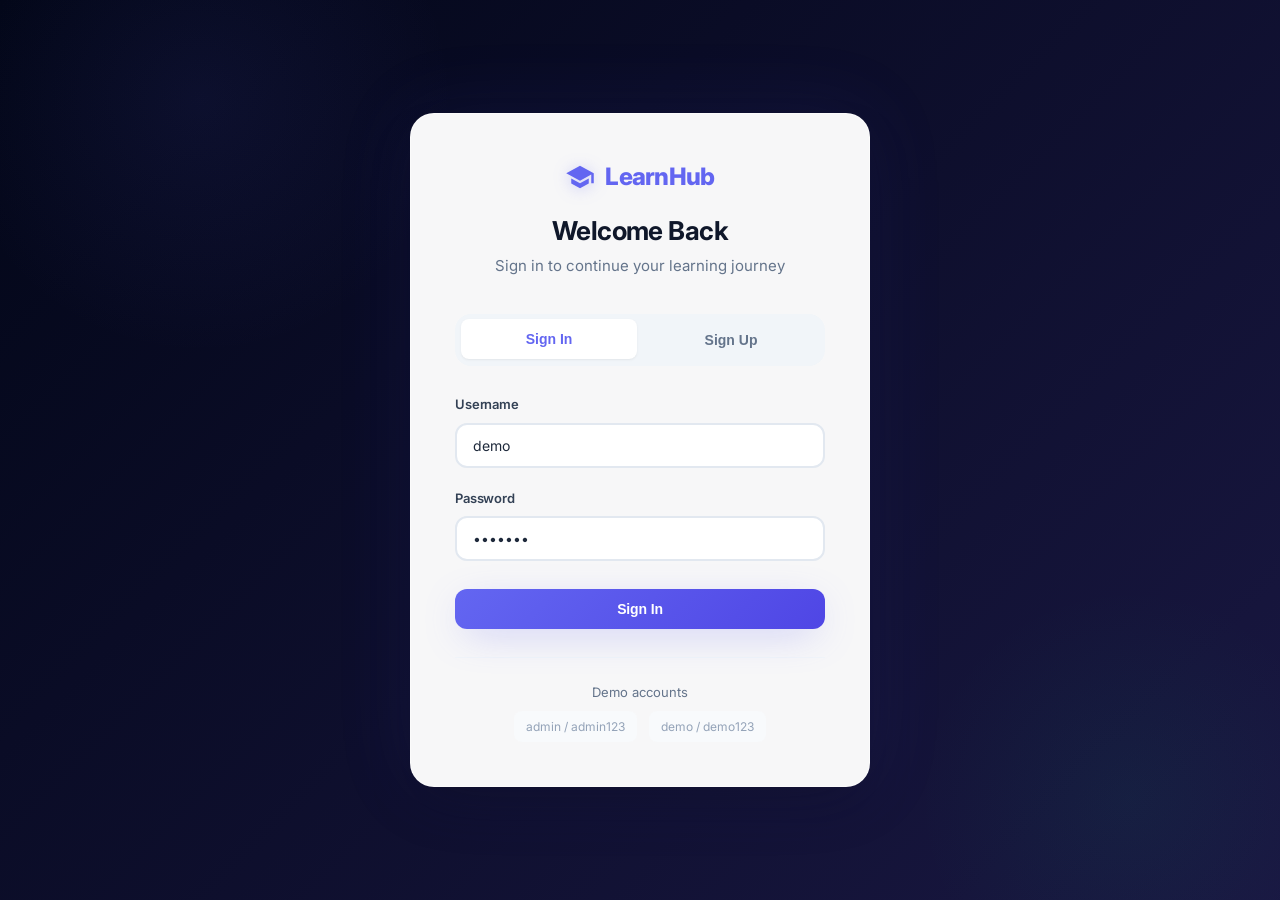
<file: target/classes/static/login.html>
<!DOCTYPE html>
<html lang="en">
<head>
    <meta charset="UTF-8">
    <meta name="viewport" content="width=device-width, initial-scale=1.0">
    <title>Sign In - LearnHub</title>
    <link rel="preconnect" href="https://fonts.googleapis.com">
    <link href="https://fonts.googleapis.com/css2?family=Inter:wght@400;500;600;700;800;900&display=swap" rel="stylesheet">
    <link rel="stylesheet" href="css/style.css">
</head>
<body>
    <div class="auth-page">
        <div class="auth-card">
            <div class="auth-card-header">
                <div class="nav-brand" style="justify-content: center; margin-bottom: 1.25rem; font-size: 1.5rem;">
                    <svg viewBox="0 0 24 24" fill="currentColor"><path d="M12 3L1 9l11 6 9-4.91V17h2V9L12 3z"/><path d="M5 13.18v4L12 21l7-3.82v-4L12 17l-7-3.82z"/></svg>
                    LearnHub
                </div>
                <h1>Welcome Back</h1>
                <p>Sign in to continue your learning journey</p>
            </div>

            <div class="auth-tabs">
                <button class="auth-tab active" onclick="switchTab('login')">Sign In</button>
                <button class="auth-tab" onclick="switchTab('register')">Sign Up</button>
            </div>

            <!-- Login Form -->
            <form class="auth-form active" id="login-form" onsubmit="handleLogin(event)">
                <div class="form-group">
                    <label class="form-label">Username</label>
                    <input type="text" class="form-input" id="login-username" placeholder="Enter username" required>
                </div>
                <div class="form-group">
                    <label class="form-label">Password</label>
                    <input type="password" class="form-input" id="login-password" placeholder="Enter password" required>
                </div>
                <button type="submit" class="btn btn-primary w-full" style="margin-top: 0.5rem;">Sign In</button>
                <div style="text-align: center; margin-top: 1.75rem; padding-top: 1.5rem; border-top: 1px solid var(--gray-100);">
                    <p style="font-size: 0.8125rem; color: var(--gray-500); margin-bottom: 0.5rem;">Demo accounts</p>
                    <div style="display: flex; gap: 0.75rem; justify-content: center;">
                        <span style="font-size: 0.75rem; color: var(--gray-400); background: var(--gray-50); padding: 0.375rem 0.75rem; border-radius: var(--radius-sm);">admin / admin123</span>
                        <span style="font-size: 0.75rem; color: var(--gray-400); background: var(--gray-50); padding: 0.375rem 0.75rem; border-radius: var(--radius-sm);">demo / demo123</span>
                    </div>
                </div>
            </form>

            <!-- Register Form -->
            <form class="auth-form" id="register-form" onsubmit="handleRegister(event)">
                <div class="form-group">
                    <label class="form-label">Full Name</label>
                    <input type="text" class="form-input" id="reg-fullname" placeholder="Enter your full name" required>
                </div>
                <div class="form-group">
                    <label class="form-label">Username</label>
                    <input type="text" class="form-input" id="reg-username" placeholder="Choose a username" required>
                </div>
                <div class="form-group">
                    <label class="form-label">Email</label>
                    <input type="email" class="form-input" id="reg-email" placeholder="Enter your email" required>
                </div>
                <div class="form-group">
                    <label class="form-label">Password</label>
                    <input type="password" class="form-input" id="reg-password" placeholder="Create a password" required>
                </div>
                <div class="form-group">
                    <label class="form-label">Role</label>
                    <select class="form-input" id="reg-role" required>
                        <option value="USER">Student</option>
                        <option value="ADMIN">Admin</option>
                    </select>
                </div>
                <button type="submit" class="btn btn-primary w-full" style="margin-top: 0.5rem;">Create Account</button>
            </form>
        </div>
    </div>

    <script src="js/utils.js"></script>
    <script src="js/auth.js"></script>
    <script>
        function switchTab(tab) {
            document.querySelectorAll('.auth-tab').forEach(t => t.classList.remove('active'));
            document.querySelectorAll('.auth-form').forEach(f => f.classList.remove('active'));

            if (tab === 'login') {
                document.querySelectorAll('.auth-tab')[0].classList.add('active');
                document.getElementById('login-form').classList.add('active');
            } else {
                document.querySelectorAll('.auth-tab')[1].classList.add('active');
                document.getElementById('register-form').classList.add('active');
            }
        }

        document.getElementById('login-username').value = 'demo';
        document.getElementById('login-password').value = 'demo123';
    </script>
</body>
</html>
</file>
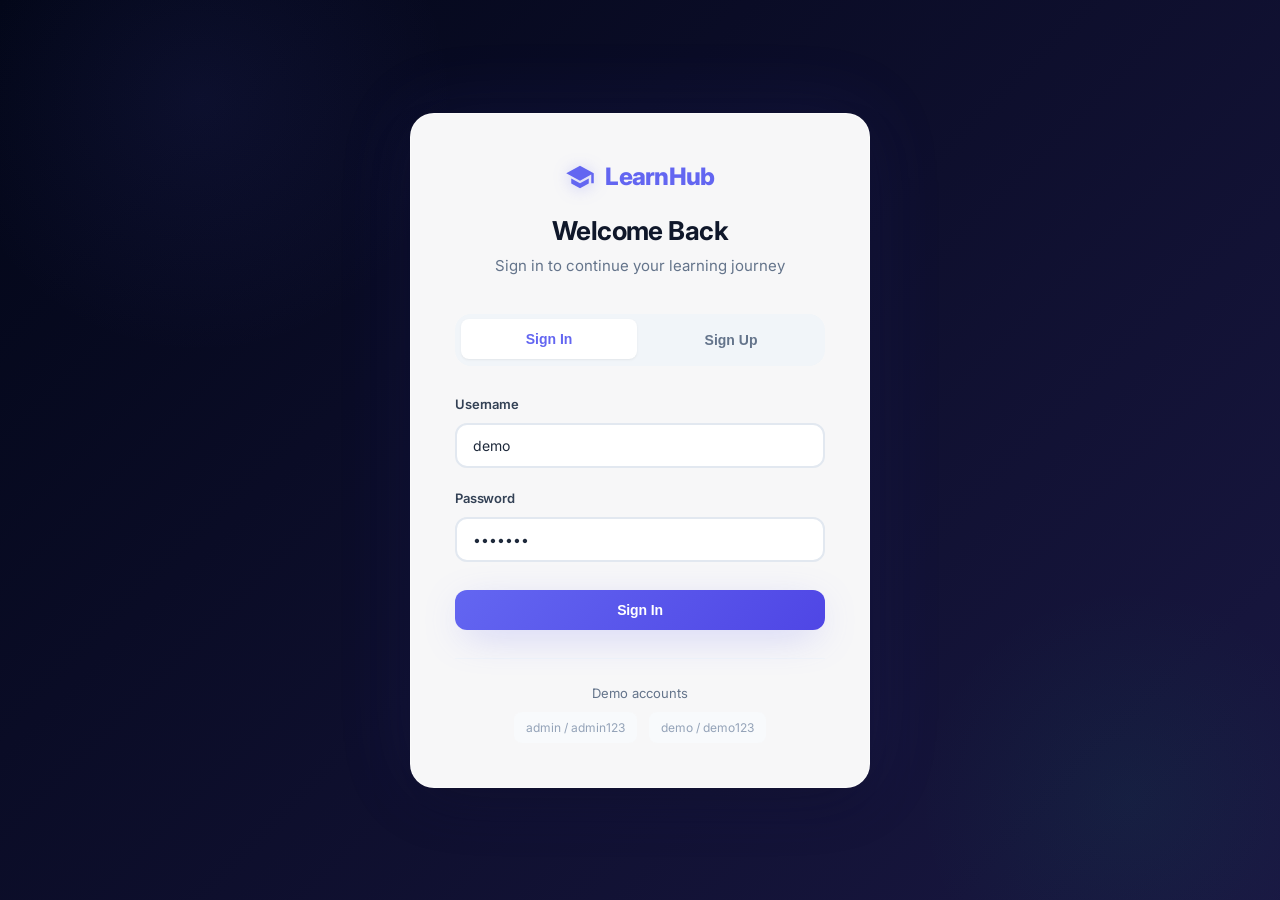
<file: target/classes/static/my-courses.html>
<!DOCTYPE html>
<html lang="en">
<head>
    <meta charset="UTF-8">
    <meta name="viewport" content="width=device-width, initial-scale=1.0">
    <title>My Courses - LearnHub</title>
    <link rel="preconnect" href="https://fonts.googleapis.com">
    <link href="https://fonts.googleapis.com/css2?family=Inter:wght@400;500;600;700;800;900&display=swap" rel="stylesheet">
    <link rel="stylesheet" href="css/style.css">
</head>
<body class="page-transition">
    <nav class="navbar" id="navbar">
        <div class="nav-container">
            <a href="index.html" class="nav-brand">
                <svg viewBox="0 0 24 24" fill="currentColor"><path d="M12 3L1 9l11 6 9-4.91V17h2V9L12 3z"/><path d="M5 13.18v4L12 21l7-3.82v-4L12 17l-7-3.82z"/></svg>
                LearnHub
            </a>
            <div class="nav-links">
                <a href="index.html" class="nav-link">Home</a>
                <a href="courses.html" class="nav-link">Courses</a>
                <a href="my-courses.html" class="nav-link active">My Courses</a>
            </div>
            <div class="nav-auth" id="nav-auth"></div>
            <button class="mobile-menu-btn" onclick="toggleMobileMenu()">
                <svg width="24" height="24" viewBox="0 0 24 24" fill="none" stroke="currentColor" stroke-width="2"><line x1="3" y1="12" x2="21" y2="12"/><line x1="3" y1="6" x2="21" y2="6"/><line x1="3" y1="18" x2="21" y2="18"/></svg>
            </button>
        </div>
    </nav>

    <div class="dashboard-header">
        <div style="max-width: 1280px; margin: 0 auto;">
            <h1>My Learning Dashboard</h1>
            <p>Track your progress and continue your learning journey</p>
        </div>
    </div>

    <div class="dashboard-grid">
        <div class="dashboard-sidebar">
            <div class="dashboard-sidebar-card animate-fade-in-up">
                <h3>Learning Stats</h3>
                <div id="learning-stats">
                    <div class="stat-row">
                        <span>Enrolled Courses</span>
                        <span class="font-bold" id="stat-enrolled">0</span>
                    </div>
                    <div class="stat-row">
                        <span>Completed</span>
                        <span class="font-bold text-secondary" id="stat-completed">0</span>
                    </div>
                    <div class="stat-row">
                        <span>In Progress</span>
                        <span class="font-bold text-primary" id="stat-inprogress">0</span>
                    </div>
                    <div class="stat-row">
                        <span>Total Lessons</span>
                        <span class="font-bold" id="stat-lessons">0</span>
                    </div>
                    <div class="stat-row">
                        <span>Overall Progress</span>
                        <span class="font-bold text-primary" id="stat-overall">0%</span>
                    </div>
                </div>
            </div>
            <a href="courses.html" class="btn btn-primary w-full animate-fade-in-up stagger-2">Browse More Courses</a>
        </div>

        <div>
            <div style="display: flex; gap: 0.625rem; margin-bottom: 1.5rem;">
                <button class="filter-tag active" data-filter="all" onclick="filterEnrollments('all')">All</button>
                <button class="filter-tag" data-filter="active" onclick="filterEnrollments('active')">In Progress</button>
                <button class="filter-tag" data-filter="completed" onclick="filterEnrollments('completed')">Completed</button>
            </div>

            <div id="enrollments-list">
                <div class="loading-spinner"></div>
            </div>

            <div id="enrollments-empty" class="empty-state hidden">
                <svg viewBox="0 0 24 24" fill="none" stroke="currentColor" stroke-width="1.5"><path d="M12 2L2 7l10 5 10-5-10-5z"/><path d="M2 17l10 5 10-5"/><path d="M2 12l10 5 10-5"/></svg>
                <h3>No courses yet</h3>
                <p>Start learning by enrolling in a course</p>
                <a href="courses.html" class="btn btn-primary" style="margin-top: 1rem;">Browse Courses</a>
            </div>
        </div>
    </div>

    <footer class="footer">
        <div class="footer-container">
            <div class="footer-bottom" style="border: none; padding-top: 0;">
                <p>&copy; 2026 LearnHub. All rights reserved.</p>
            </div>
        </div>
    </footer>

    <script src="js/utils.js"></script>
    <script src="js/auth.js"></script>
    <script src="js/my-courses.js"></script>
</body>
</html>
</file>
<file: target/classes/static/css/style.css>
:root {
    --primary: #6366f1;
    --primary-dark: #4f46e5;
    --primary-light: #818cf8;
    --primary-glow: rgba(99, 102, 241, 0.15);
    --secondary: #10b981;
    --secondary-dark: #059669;
    --accent: #f59e0b;
    --accent-light: #fbbf24;
    --danger: #ef4444;
    --danger-light: #fca5a5;
    --dark: #0f172a;
    --dark-900: #020617;
    --dark-800: #0f172a;
    --dark-700: #1e293b;
    --dark-600: #334155;
    --gray-50: #f8fafc;
    --gray-100: #f1f5f9;
    --gray-200: #e2e8f0;
    --gray-300: #cbd5e1;
    --gray-400: #94a3b8;
    --gray-500: #64748b;
    --gray-600: #475569;
    --gray-700: #334155;
    --gray-800: #1e293b;
    --gray-900: #0f172a;
    --white: #ffffff;
    --glass: rgba(255, 255, 255, 0.08);
    --glass-border: rgba(255, 255, 255, 0.1);
    --shadow-xs: 0 1px 2px 0 rgb(0 0 0 / 0.03);
    --shadow-sm: 0 1px 3px 0 rgb(0 0 0 / 0.05), 0 1px 2px -1px rgb(0 0 0 / 0.05);
    --shadow: 0 4px 6px -1px rgb(0 0 0 / 0.07), 0 2px 4px -2px rgb(0 0 0 / 0.07);
    --shadow-md: 0 10px 15px -3px rgb(0 0 0 / 0.08), 0 4px 6px -4px rgb(0 0 0 / 0.08);
    --shadow-lg: 0 20px 25px -5px rgb(0 0 0 / 0.1), 0 8px 10px -6px rgb(0 0 0 / 0.1);
    --shadow-xl: 0 25px 50px -12px rgb(0 0 0 / 0.25);
    --shadow-primary: 0 10px 40px -10px rgba(99, 102, 241, 0.4);
    --radius-sm: 8px;
    --radius: 12px;
    --radius-md: 16px;
    --radius-lg: 20px;
    --radius-xl: 24px;
    --radius-full: 9999px;
    --transition-fast: 150ms cubic-bezier(0.4, 0, 0.2, 1);
    --transition: 250ms cubic-bezier(0.4, 0, 0.2, 1);
    --transition-slow: 400ms cubic-bezier(0.4, 0, 0.2, 1);
    --transition-bounce: 500ms cubic-bezier(0.34, 1.56, 0.64, 1);
}

/* ===== RESET & BASE ===== */
*, *::before, *::after { margin: 0; padding: 0; box-sizing: border-box; }

html { scroll-behavior: smooth; -webkit-font-smoothing: antialiased; -moz-osx-font-smoothing: grayscale; }

body {
    font-family: 'Inter', -apple-system, BlinkMacSystemFont, 'Segoe UI', Roboto, sans-serif;
    background: var(--gray-50);
    color: var(--gray-800);
    line-height: 1.6;
    min-height: 100vh;
    overflow-x: hidden;
}

::selection { background: var(--primary); color: white; }

/* ===== SCROLLBAR ===== */
::-webkit-scrollbar { width: 6px; }
::-webkit-scrollbar-track { background: transparent; }
::-webkit-scrollbar-thumb { background: var(--gray-300); border-radius: 10px; }
::-webkit-scrollbar-thumb:hover { background: var(--gray-400); }

/* ===== ANIMATIONS ===== */
@keyframes fadeIn { from { opacity: 0; } to { opacity: 1; } }
@keyframes fadeInUp { from { opacity: 0; transform: translateY(30px); } to { opacity: 1; transform: translateY(0); } }
@keyframes fadeInDown { from { opacity: 0; transform: translateY(-20px); } to { opacity: 1; transform: translateY(0); } }
@keyframes fadeInLeft { from { opacity: 0; transform: translateX(-30px); } to { opacity: 1; transform: translateX(0); } }
@keyframes fadeInRight { from { opacity: 0; transform: translateX(30px); } to { opacity: 1; transform: translateX(0); } }
@keyframes scaleIn { from { opacity: 0; transform: scale(0.9); } to { opacity: 1; transform: scale(1); } }
@keyframes slideUp { from { transform: translateY(100%); opacity: 0; } to { transform: translateY(0); opacity: 1; } }
@keyframes slideDown { from { transform: translateY(-100%); opacity: 0; } to { transform: translateY(0); opacity: 1; } }
@keyframes shimmer { 0% { background-position: -200% 0; } 100% { background-position: 200% 0; } }
@keyframes spin { to { transform: rotate(360deg); } }
@keyframes pulse { 0%, 100% { opacity: 1; } 50% { opacity: 0.5; } }
@keyframes float { 0%, 100% { transform: translateY(0px); } 50% { transform: translateY(-10px); } }
@keyframes floatSlow { 0%, 100% { transform: translateY(0px) rotate(0deg); } 50% { transform: translateY(-15px) rotate(2deg); } }
@keyframes gradientShift { 0% { background-position: 0% 50%; } 50% { background-position: 100% 50%; } 100% { background-position: 0% 50%; } }
@keyframes glow { 0%, 100% { box-shadow: 0 0 20px rgba(99, 102, 241, 0.3); } 50% { box-shadow: 0 0 40px rgba(99, 102, 241, 0.5); } }
@keyframes borderGlow { 0%, 100% { border-color: rgba(99, 102, 241, 0.3); } 50% { border-color: rgba(99, 102, 241, 0.8); } }
@keyframes countUp { from { opacity: 0; transform: translateY(20px); } to { opacity: 1; transform: translateY(0); } }
@keyframes cardReveal { from { opacity: 0; transform: translateY(40px) scale(0.96); } to { opacity: 1; transform: translateY(0) scale(1); } }
@keyframes heroTextReveal { from { opacity: 0; transform: translateY(60px); filter: blur(10px); } to { opacity: 1; transform: translateY(0); filter: blur(0); } }
@keyframes orbit { from { transform: rotate(0deg) translateX(120px) rotate(0deg); } to { transform: rotate(360deg) translateX(120px) rotate(-360deg); } }
@keyframes morphBlob { 0%, 100% { border-radius: 60% 40% 30% 70% / 60% 30% 70% 40%; } 50% { border-radius: 30% 60% 70% 40% / 50% 60% 30% 60%; } }
@keyframes ripple { 0% { transform: scale(0); opacity: 1; } 100% { transform: scale(4); opacity: 0; } }

.animate-fade-in { animation: fadeIn 0.6s ease forwards; }
.animate-fade-in-up { animation: fadeInUp 0.7s cubic-bezier(0.16, 1, 0.3, 1) forwards; }
.animate-fade-in-down { animation: fadeInDown 0.5s ease forwards; }
.animate-scale-in { animation: scaleIn 0.5s cubic-bezier(0.16, 1, 0.3, 1) forwards; }
.animate-card-reveal { animation: cardReveal 0.6s cubic-bezier(0.16, 1, 0.3, 1) forwards; opacity: 0; }
.animate-hero-text { animation: heroTextReveal 0.8s cubic-bezier(0.16, 1, 0.3, 1) forwards; opacity: 0; }
.animate-float { animation: float 3s ease-in-out infinite; }
.animate-float-slow { animation: floatSlow 6s ease-in-out infinite; }
.animate-glow { animation: glow 2s ease-in-out infinite; }
.animate-pulse { animation: pulse 2s ease-in-out infinite; }

/* Stagger delays */
.stagger-1 { animation-delay: 0.1s; }
.stagger-2 { animation-delay: 0.2s; }
.stagger-3 { animation-delay: 0.3s; }
.stagger-4 { animation-delay: 0.4s; }
.stagger-5 { animation-delay: 0.5s; }
.stagger-6 { animation-delay: 0.6s; }

/* ===== TYPOGRAPHY ===== */
h1, h2, h3, h4, h5, h6 { font-weight: 700; line-height: 1.15; color: var(--gray-900); letter-spacing: -0.02em; }
a { text-decoration: none; color: inherit; transition: var(--transition-fast); }
ul { list-style: none; }
img { max-width: 100%; display: block; }

/* ===== BUTTONS ===== */
.btn {
    display: inline-flex; align-items: center; justify-content: center; gap: 0.5rem;
    padding: 0.75rem 1.5rem; border-radius: var(--radius); font-weight: 600;
    font-size: 0.875rem; border: none; cursor: pointer; transition: var(--transition);
    white-space: nowrap; position: relative; overflow: hidden;
    letter-spacing: -0.01em;
}
.btn::before {
    content: ''; position: absolute; inset: 0; background: linear-gradient(45deg, transparent, rgba(255,255,255,0.15), transparent);
    transform: translateX(-100%); transition: var(--transition);
}
.btn:hover::before { transform: translateX(100%); }
.btn:active { transform: scale(0.97); }

.btn-primary {
    background: linear-gradient(135deg, var(--primary) 0%, var(--primary-dark) 100%);
    color: var(--white); box-shadow: var(--shadow-primary);
}
.btn-primary:hover {
    transform: translateY(-2px); box-shadow: 0 15px 35px -10px rgba(99, 102, 241, 0.5);
}

.btn-secondary {
    background: linear-gradient(135deg, var(--secondary) 0%, var(--secondary-dark) 100%);
    color: var(--white); box-shadow: 0 4px 14px rgba(16, 185, 129, 0.35);
}
.btn-secondary:hover { transform: translateY(-2px); box-shadow: 0 10px 30px -8px rgba(16, 185, 129, 0.45); }

.btn-accent {
    background: linear-gradient(135deg, var(--accent) 0%, #d97706 100%);
    color: var(--white); box-shadow: 0 4px 14px rgba(245, 158, 11, 0.35);
}
.btn-accent:hover { transform: translateY(-2px); box-shadow: 0 10px 30px -8px rgba(245, 158, 11, 0.45); }

.btn-danger {
    background: linear-gradient(135deg, var(--danger) 0%, #dc2626 100%);
    color: var(--white); box-shadow: 0 4px 14px rgba(239, 68, 68, 0.3);
}
.btn-danger:hover { transform: translateY(-2px); box-shadow: 0 10px 30px -8px rgba(239, 68, 68, 0.4); }

.btn-outline {
    background: transparent; border: 2px solid var(--gray-200); color: var(--gray-700);
    box-shadow: none;
}
.btn-outline:hover { border-color: var(--primary); color: var(--primary); background: var(--primary-glow); transform: translateY(-2px); }

.btn-ghost { background: transparent; color: var(--gray-600); }
.btn-ghost:hover { background: var(--gray-100); color: var(--gray-900); transform: translateY(-1px); }

.btn-sm { padding: 0.5rem 1rem; font-size: 0.8125rem; border-radius: var(--radius-sm); }
.btn-lg { padding: 1rem 2.25rem; font-size: 1rem; border-radius: var(--radius-md); }
.btn:disabled { opacity: 0.5; cursor: not-allowed; transform: none !important; }
.btn:disabled::before { display: none; }

/* ===== CARDS ===== */
.card {
    background: var(--white); border-radius: var(--radius-lg);
    box-shadow: var(--shadow-sm); overflow: hidden; transition: var(--transition);
    border: 1px solid var(--gray-100); position: relative;
}
.card::after {
    content: ''; position: absolute; inset: 0; border-radius: inherit;
    opacity: 0; transition: var(--transition);
    box-shadow: 0 25px 50px -12px rgba(0, 0, 0, 0.15);
    pointer-events: none;
}
.card:hover { transform: translateY(-6px); border-color: transparent; }
.card:hover::after { opacity: 1; }
.card-image { width: 100%; height: 220px; object-fit: cover; transition: var(--transition-slow); }
.card:hover .card-image { transform: scale(1.05); }
.card-body { padding: 1.75rem; position: relative; z-index: 1; }
.card-title { font-size: 1.125rem; font-weight: 700; margin-bottom: 0.5rem; color: var(--gray-900); line-height: 1.3; }
.card-text { color: var(--gray-500); font-size: 0.875rem; margin-bottom: 1rem; line-height: 1.7; }
.card-footer { padding: 1rem 1.75rem; border-top: 1px solid var(--gray-50); display: flex; justify-content: space-between; align-items: center; }

/* ===== FORMS ===== */
.form-group { margin-bottom: 1.25rem; }
.form-label { display: block; font-size: 0.8125rem; font-weight: 600; color: var(--gray-700); margin-bottom: 0.5rem; letter-spacing: -0.01em; }
.form-input, .form-select, .form-textarea {
    width: 100%; padding: 0.75rem 1rem; border: 2px solid var(--gray-200);
    border-radius: var(--radius); font-size: 0.875rem; transition: var(--transition);
    background: var(--white); color: var(--gray-800); font-family: inherit;
}
.form-input:hover, .form-select:hover, .form-textarea:hover { border-color: var(--gray-300); }
.form-input:focus, .form-select:focus, .form-textarea:focus {
    outline: none; border-color: var(--primary);
    box-shadow: 0 0 0 4px rgba(99, 102, 241, 0.1), 0 1px 2px rgba(0,0,0,0.05);
    transform: translateY(-1px);
}
.form-textarea { min-height: 120px; resize: vertical; }

/* ===== PROGRESS BAR ===== */
.progress-bar {
    width: 100%; height: 6px; background: var(--gray-100); border-radius: var(--radius-full); overflow: hidden;
    position: relative;
}
.progress-bar-fill {
    height: 100%; background: linear-gradient(90deg, var(--primary), var(--primary-light), var(--secondary));
    background-size: 200% 100%; border-radius: var(--radius-full);
    transition: width 0.8s cubic-bezier(0.16, 1, 0.3, 1);
    animation: gradientShift 3s ease infinite;
    position: relative;
}
.progress-bar-fill::after {
    content: ''; position: absolute; right: 0; top: 50%; transform: translateY(-50%);
    width: 12px; height: 12px; background: var(--white); border-radius: 50%;
    box-shadow: 0 0 10px rgba(99, 102, 241, 0.5);
}
.progress-text { font-size: 0.8125rem; font-weight: 700; color: var(--primary); }

/* ===== BADGE ===== */
.badge {
    display: inline-flex; align-items: center; padding: 0.375rem 0.875rem;
    border-radius: var(--radius-full); font-size: 0.75rem; font-weight: 600; letter-spacing: 0.02em;
    backdrop-filter: blur(8px); transition: var(--transition-fast);
}
.badge:hover { transform: scale(1.05); }
.badge-primary { background: rgba(99, 102, 241, 0.1); color: var(--primary); border: 1px solid rgba(99, 102, 241, 0.15); }
.badge-secondary { background: rgba(16, 185, 129, 0.1); color: var(--secondary); border: 1px solid rgba(16, 185, 129, 0.15); }
.badge-accent { background: rgba(245, 158, 11, 0.1); color: var(--accent); border: 1px solid rgba(245, 158, 11, 0.15); }
.badge-danger { background: rgba(239, 68, 68, 0.1); color: var(--danger); border: 1px solid rgba(239, 68, 68, 0.15); }

/* ===== NAVIGATION ===== */
.navbar {
    position: sticky; top: 0; z-index: 1000;
    background: rgba(255, 255, 255, 0.75); backdrop-filter: blur(20px) saturate(180%);
    border-bottom: 1px solid rgba(226, 232, 240, 0.6);
    transition: var(--transition);
}
.navbar.scrolled {
    background: rgba(255, 255, 255, 0.9);
    box-shadow: var(--shadow-sm);
}
.nav-container {
    max-width: 1280px; margin: 0 auto; padding: 0 2rem;
    display: flex; align-items: center; justify-content: space-between; height: 68px;
}
.nav-brand {
    display: flex; align-items: center; gap: 0.625rem;
    font-size: 1.35rem; font-weight: 800; color: var(--primary);
    letter-spacing: -0.03em; transition: var(--transition-fast);
}
.nav-brand:hover { transform: scale(1.02); }
.nav-brand svg { width: 30px; height: 30px; filter: drop-shadow(0 2px 8px rgba(99,102,241,0.3)); transition: var(--transition); }
.nav-brand:hover svg { transform: rotate(-5deg) scale(1.1); filter: drop-shadow(0 4px 12px rgba(99,102,241,0.4)); }
.nav-links { display: flex; align-items: center; gap: 2.5rem; }
.nav-link {
    font-size: 0.875rem; font-weight: 500; color: var(--gray-600);
    transition: var(--transition-fast); position: relative; padding: 0.5rem 0;
    letter-spacing: -0.01em;
}
.nav-link::after {
    content: ''; position: absolute; bottom: 0; left: 50%; right: 50%;
    height: 2px; background: var(--primary); border-radius: 2px;
    transition: var(--transition); opacity: 0;
}
.nav-link:hover { color: var(--primary); }
.nav-link:hover::after { left: 0; right: 0; opacity: 1; }
.nav-link.active { color: var(--primary); font-weight: 600; }
.nav-link.active::after { left: 0; right: 0; opacity: 1; }
.nav-auth { display: flex; align-items: center; gap: 0.75rem; }
.nav-user { display: flex; align-items: center; gap: 0.625rem; font-size: 0.875rem; font-weight: 600; cursor: pointer; padding: 0.375rem 0.75rem; border-radius: var(--radius); transition: var(--transition-fast); }
.nav-user:hover { background: var(--gray-100); }
.user-avatar {
    width: 34px; height: 34px; border-radius: 50%;
    background: linear-gradient(135deg, var(--primary), var(--primary-light));
    display: flex; align-items: center; justify-content: center;
    color: white; font-size: 0.75rem; font-weight: 700;
    box-shadow: 0 2px 8px rgba(99, 102, 241, 0.3); transition: var(--transition-fast);
}
.nav-user:hover .user-avatar { transform: scale(1.1); box-shadow: 0 4px 12px rgba(99, 102, 241, 0.4); }
.mobile-menu-btn { display: none; background: none; border: none; cursor: pointer; padding: 0.5rem; border-radius: var(--radius-sm); transition: var(--transition-fast); }
.mobile-menu-btn:hover { background: var(--gray-100); }

/* ===== HERO SECTION ===== */
.hero {
    background: linear-gradient(135deg, var(--dark-900) 0%, var(--dark-800) 40%, #1e1b4b 100%);
    color: var(--white); padding: 6rem 2rem 7rem; position: relative; overflow: hidden;
    min-height: 90vh; display: flex; align-items: center;
}
.hero::before {
    content: ''; position: absolute; top: -30%; right: -15%; width: 700px; height: 700px;
    background: radial-gradient(circle, rgba(99, 102, 241, 0.12) 0%, transparent 60%);
    border-radius: 50%; animation: floatSlow 8s ease-in-out infinite;
}
.hero::after {
    content: ''; position: absolute; bottom: -20%; left: -10%; width: 500px; height: 500px;
    background: radial-gradient(circle, rgba(16, 185, 129, 0.08) 0%, transparent 60%);
    border-radius: 50%; animation: floatSlow 10s ease-in-out infinite reverse;
}
.hero-blob {
    position: absolute; width: 400px; height: 400px;
    background: linear-gradient(135deg, rgba(99, 102, 241, 0.1), rgba(16, 185, 129, 0.08));
    animation: morphBlob 15s ease-in-out infinite;
    top: 10%; right: 5%; filter: blur(40px);
}
.hero-container { max-width: 1280px; margin: 0 auto; position: relative; z-index: 1; width: 100%; }
.hero-content { max-width: 640px; }
.hero h1 {
    font-size: clamp(2.5rem, 5vw, 4rem); color: var(--white); margin-bottom: 1.5rem;
    line-height: 1.1; letter-spacing: -0.03em;
}
.hero h1 span {
    background: linear-gradient(135deg, var(--primary-light), var(--secondary), var(--accent-light));
    -webkit-background-clip: text; -webkit-text-fill-color: transparent;
    background-clip: text; background-size: 200% 200%;
    animation: gradientShift 4s ease infinite;
}
.hero p {
    font-size: 1.125rem; color: var(--gray-400); margin-bottom: 2.5rem;
    line-height: 1.8; max-width: 520px;
}
.hero-stats { display: flex; gap: 3rem; margin-top: 3.5rem; }
.hero-stat { position: relative; }
.hero-stat::after {
    content: ''; position: absolute; right: -1.5rem; top: 50%; transform: translateY(-50%);
    width: 1px; height: 40px; background: rgba(255,255,255,0.1);
}
.hero-stat:last-child::after { display: none; }
.hero-stat h3 { font-size: 2.25rem; color: var(--white); font-weight: 800; line-height: 1; }
.hero-stat p { font-size: 0.875rem; color: var(--gray-500); margin: 0.5rem 0 0; }

/* Hero floating cards */
.hero-visual {
    position: absolute; right: 0; top: 50%; transform: translateY(-50%);
    width: 420px; height: 420px; display: none;
}
.hero-card-float {
    position: absolute; background: var(--glass); backdrop-filter: blur(16px);
    border: 1px solid var(--glass-border); border-radius: var(--radius-lg);
    padding: 1.25rem; animation: float 4s ease-in-out infinite;
    box-shadow: 0 8px 32px rgba(0,0,0,0.2);
}
.hero-card-float:nth-child(1) { top: 0; right: 20px; animation-delay: 0s; }
.hero-card-float:nth-child(2) { top: 140px; right: -20px; animation-delay: 0.5s; animation-duration: 5s; }
.hero-card-float:nth-child(3) { bottom: 40px; right: 60px; animation-delay: 1s; animation-duration: 4.5s; }

/* ===== SECTION ===== */
.section { padding: 5rem 2rem; position: relative; }
.section-header {
    max-width: 1280px; margin: 0 auto 3rem;
    display: flex; justify-content: space-between; align-items: flex-end;
}
.section-title { font-size: clamp(1.5rem, 3vw, 2.25rem); margin-bottom: 0.625rem; letter-spacing: -0.03em; }
.section-subtitle { color: var(--gray-500); font-size: 1.0625rem; line-height: 1.6; }
.section-container { max-width: 1280px; margin: 0 auto; }

/* ===== GRID ===== */
.grid { display: grid; gap: 1.75rem; }
.grid-cols-1 { grid-template-columns: repeat(1, 1fr); }
@media (min-width: 640px) { .grid-cols-2 { grid-template-columns: repeat(2, 1fr); } }
@media (min-width: 1024px) { .grid-cols-3 { grid-template-columns: repeat(3, 1fr); } }
@media (min-width: 1280px) { .grid-cols-4 { grid-template-columns: repeat(4, 1fr); } }

/* ===== COURSE CARD ===== */
.course-card { cursor: pointer; }
.course-card .card-image { position: relative; overflow: hidden; }
.course-card .card-image .badge {
    position: absolute; top: 1rem; left: 1rem; z-index: 2;
    background: rgba(255,255,255,0.95); backdrop-filter: blur(8px);
    box-shadow: var(--shadow-sm);
}
.course-card .card-image::before {
    content: ''; position: absolute; inset: 0; background: linear-gradient(to top, rgba(0,0,0,0.4) 0%, transparent 50%);
    z-index: 1; opacity: 0; transition: var(--transition);
}
.course-card:hover .card-image::before { opacity: 1; }
.course-meta {
    display: flex; align-items: center; gap: 1.25rem; margin-bottom: 0.875rem;
    font-size: 0.8125rem; color: var(--gray-400);
}
.course-meta span { display: flex; align-items: center; gap: 0.375rem; }
.course-rating { display: flex; align-items: center; gap: 0.25rem; color: var(--accent); font-weight: 700; font-size: 0.875rem; }
.course-instructor { display: flex; align-items: center; gap: 0.625rem; margin-top: 1rem; padding-top: 1rem; border-top: 1px solid var(--gray-50); }
.course-instructor img {
    width: 28px; height: 28px; border-radius: 50%; object-fit: cover;
    border: 2px solid var(--white); box-shadow: var(--shadow-sm);
}

/* ===== SEARCH & FILTER ===== */
.search-bar {
    display: flex; gap: 1rem; margin-bottom: 2.5rem; flex-wrap: wrap;
    animation: fadeInUp 0.5s ease forwards;
}
.search-input-wrapper { position: relative; flex: 1; min-width: 300px; }
.search-input-wrapper svg {
    position: absolute; left: 1rem; top: 50%; transform: translateY(-50%);
    color: var(--gray-400); width: 18px; height: 18px; transition: var(--transition-fast);
}
.search-input-wrapper:focus-within svg { color: var(--primary); }
.search-input-wrapper input { padding-left: 2.75rem; }
.filter-tags { display: flex; gap: 0.625rem; flex-wrap: wrap; margin-bottom: 2rem; }
.filter-tag {
    padding: 0.5rem 1.125rem; border-radius: var(--radius-full); font-size: 0.8125rem; font-weight: 500;
    background: var(--white); border: 1.5px solid var(--gray-200); color: var(--gray-600);
    cursor: pointer; transition: var(--transition); letter-spacing: -0.01em;
}
.filter-tag:hover {
    border-color: var(--primary); color: var(--primary);
    transform: translateY(-2px); box-shadow: var(--shadow-sm);
}
.filter-tag.active {
    background: linear-gradient(135deg, var(--primary), var(--primary-dark));
    color: var(--white); border-color: transparent;
    box-shadow: var(--shadow-primary); transform: translateY(-2px);
}

/* ===== COURSE DETAIL ===== */
.course-detail-hero {
    background: linear-gradient(180deg, var(--white) 0%, var(--gray-50) 100%);
    border-bottom: 1px solid var(--gray-100); padding: 4rem 2rem;
}
.course-detail-grid {
    max-width: 1280px; margin: 0 auto;
    display: grid; grid-template-columns: 1fr 400px; gap: 4rem;
}
.course-detail-info h1 { font-size: clamp(1.75rem, 3vw, 2.75rem); margin-bottom: 1.25rem; line-height: 1.15; }
.course-detail-meta { display: flex; gap: 2rem; margin-bottom: 2rem; flex-wrap: wrap; }
.course-detail-meta-item { display: flex; align-items: center; gap: 0.5rem; color: var(--gray-600); font-size: 0.9375rem; }
.course-detail-sidebar { position: sticky; top: 90px; }
.course-detail-card { background: var(--white); border-radius: var(--radius-xl); box-shadow: var(--shadow-lg); overflow: hidden; border: 1px solid var(--gray-100); }
.course-detail-card .card-image { height: 240px; }
.course-detail-card .card-body { padding: 2rem; }
.lesson-list { border-top: 1px solid var(--gray-100); border-radius: var(--radius-lg); overflow: hidden; background: var(--white); box-shadow: var(--shadow-sm); }
.lesson-item {
    display: flex; align-items: center; gap: 1.25rem; padding: 1.125rem 1.5rem;
    border-bottom: 1px solid var(--gray-50); transition: var(--transition);
    cursor: default;
}
.lesson-item:last-child { border-bottom: none; }
.lesson-item:hover { background: var(--gray-50); transform: translateX(4px); }
.lesson-item.completed { background: linear-gradient(90deg, rgba(16, 185, 129, 0.04), transparent); }
.lesson-item.active-lesson { background: linear-gradient(90deg, rgba(99, 102, 241, 0.06), transparent); border-left: 3px solid var(--primary); }
.lesson-checkbox {
    width: 24px; height: 24px; border: 2.5px solid var(--gray-300); border-radius: var(--radius-sm);
    display: flex; align-items: center; justify-content: center; cursor: pointer; flex-shrink: 0;
    transition: var(--transition-bounce); background: var(--white);
}
.lesson-checkbox:hover { border-color: var(--primary); transform: scale(1.15); }
.lesson-checkbox.checked {
    background: linear-gradient(135deg, var(--secondary), var(--secondary-dark));
    border-color: var(--secondary); transform: scale(1.1);
    box-shadow: 0 4px 12px rgba(16, 185, 129, 0.3);
}
.lesson-checkbox.checked svg { color: white; width: 14px; height: 14px; }
.lesson-info { flex: 1; }
.lesson-title { font-weight: 600; font-size: 0.9375rem; color: var(--gray-800); transition: var(--transition-fast); }
.lesson-duration { font-size: 0.8125rem; color: var(--gray-400); margin-top: 0.25rem; }
.lesson-item.completed .lesson-title { color: var(--gray-400); }
.lesson-item.completed .lesson-checkbox { opacity: 0.7; }
.lesson-play-btn {
    width: 36px; height: 36px; border-radius: 50%; background: var(--primary);
    display: flex; align-items: center; justify-content: center; flex-shrink: 0;
    color: white; opacity: 0; transform: scale(0.8); transition: var(--transition-bounce);
    box-shadow: 0 4px 12px rgba(99, 102, 241, 0.3);
}
.lesson-item:hover .lesson-play-btn { opacity: 1; transform: scale(1); }
.lesson-play-btn:hover { transform: scale(1.15) !important; background: var(--primary-dark); }

/* ===== VIDEO PLAYER ===== */
.video-container {
    background: var(--dark-900); border-radius: var(--radius-xl); overflow: hidden;
    position: relative; aspect-ratio: 16/9; box-shadow: var(--shadow-xl);
    border: 1px solid var(--dark-700);
}
.video-container video { width: 100%; height: 100%; object-fit: contain; }
.video-container::before {
    content: ''; position: absolute; inset: 0;
    background: radial-gradient(ellipse at center, transparent 50%, rgba(0,0,0,0.3) 100%);
    pointer-events: none; z-index: 1;
}

/* ===== DASHBOARD ===== */
.dashboard-header {
    background: linear-gradient(135deg, var(--primary) 0%, #7c3aed 50%, var(--primary-dark) 100%);
    background-size: 200% 200%; animation: gradientShift 8s ease infinite;
    color: var(--white); padding: 4rem 2rem; position: relative; overflow: hidden;
}
.dashboard-header::before {
    content: ''; position: absolute; top: -50%; right: -20%; width: 600px; height: 600px;
    background: radial-gradient(circle, rgba(255,255,255,0.08) 0%, transparent 60%);
    border-radius: 50%;
}
.dashboard-header h1 { color: var(--white); margin-bottom: 0.5rem; font-size: clamp(1.75rem, 3vw, 2.5rem); }
.dashboard-header p { color: rgba(255,255,255,0.75); font-size: 1.0625rem; }
.dashboard-grid {
    max-width: 1280px; margin: 0 auto;
    display: grid; grid-template-columns: 300px 1fr; gap: 2.5rem; padding: 2.5rem 2rem;
}
.dashboard-sidebar { display: flex; flex-direction: column; gap: 1.25rem; }
.dashboard-sidebar-card {
    background: var(--white); border-radius: var(--radius-xl); padding: 1.75rem;
    box-shadow: var(--shadow-sm); border: 1px solid var(--gray-100);
    transition: var(--transition);
}
.dashboard-sidebar-card:hover { box-shadow: var(--shadow-md); transform: translateY(-2px); }
.dashboard-sidebar-card h3 { font-size: 1rem; margin-bottom: 1.25rem; color: var(--gray-800); }
.stat-row { display: flex; justify-content: space-between; padding: 0.75rem 0; border-bottom: 1px solid var(--gray-50); font-size: 0.875rem; transition: var(--transition-fast); }
.stat-row:hover { padding-left: 0.5rem; }
.stat-row:last-child { border-bottom: none; }
.stat-row span:first-child { color: var(--gray-500); }
.stat-row span:last-child { font-weight: 700; color: var(--gray-800); }
.enrollment-card {
    display: flex; gap: 0; background: var(--white); border-radius: var(--radius-xl);
    overflow: hidden; box-shadow: var(--shadow-sm); transition: var(--transition);
    border: 1px solid var(--gray-100);
}
.enrollment-card:hover { box-shadow: var(--shadow-lg); transform: translateY(-4px); border-color: transparent; }
.enrollment-card-image { width: 260px; flex-shrink: 0; position: relative; overflow: hidden; }
.enrollment-card-image img { width: 100%; height: 100%; object-fit: cover; transition: var(--transition-slow); }
.enrollment-card:hover .enrollment-card-image img { transform: scale(1.08); }
.enrollment-card-body { padding: 1.75rem; flex: 1; display: flex; flex-direction: column; }
.enrollment-card-header { display: flex; justify-content: space-between; align-items: flex-start; margin-bottom: 0.75rem; }
.enrollment-card-progress { margin-top: auto; padding-top: 1.25rem; }

/* ===== AUTH PAGES ===== */
.auth-page {
    min-height: 100vh; display: flex; align-items: center; justify-content: center;
    padding: 2rem 1rem;
    background: linear-gradient(135deg, var(--dark-900) 0%, #1e1b4b 30%, var(--dark-800) 70%, #0f172a 100%);
    background-size: 400% 400%; animation: gradientShift 15s ease infinite;
    position: relative; overflow: hidden;
}
.auth-page::before {
    content: ''; position: absolute; width: 600px; height: 600px;
    background: radial-gradient(circle, rgba(99, 102, 241, 0.08) 0%, transparent 60%);
    top: -200px; left: -100px; animation: floatSlow 12s ease-in-out infinite;
}
.auth-page::after {
    content: ''; position: absolute; width: 500px; height: 500px;
    background: radial-gradient(circle, rgba(16, 185, 129, 0.06) 0%, transparent 60%);
    bottom: -150px; right: -100px; animation: floatSlow 10s ease-in-out infinite reverse;
}
.auth-card {
    background: rgba(255, 255, 255, 0.97); backdrop-filter: blur(20px);
    border-radius: var(--radius-xl); box-shadow: var(--shadow-xl), 0 0 80px rgba(99, 102, 241, 0.1);
    width: 100%; max-width: 460px; padding: 2.75rem; position: relative; z-index: 1;
    border: 1px solid rgba(255,255,255,0.5); animation: scaleIn 0.6s cubic-bezier(0.16, 1, 0.3, 1) forwards;
}
.auth-card-header { text-align: center; margin-bottom: 2.25rem; }
.auth-card-header h1 { font-size: 1.625rem; margin-bottom: 0.5rem; color: var(--gray-900); }
.auth-card-header p { color: var(--gray-500); font-size: 0.9375rem; }
.auth-tabs {
    display: flex; gap: 0.375rem; margin-bottom: 1.75rem;
    background: var(--gray-100); padding: 0.375rem; border-radius: var(--radius-md);
}
.auth-tab {
    flex: 1; padding: 0.75rem; text-align: center; font-size: 0.875rem; font-weight: 600;
    border-radius: var(--radius-sm); cursor: pointer; transition: var(--transition);
    border: none; background: transparent; color: var(--gray-500); position: relative;
}
.auth-tab.active {
    background: var(--white); color: var(--primary);
    box-shadow: var(--shadow-sm); transform: translateY(-1px);
}
.auth-form { display: none; animation: fadeIn 0.4s ease; }
.auth-form.active { display: block; }

/* ===== ADMIN PANEL ===== */
.admin-table { width: 100%; border-collapse: separate; border-spacing: 0; background: var(--white); border-radius: var(--radius-lg); overflow: hidden; box-shadow: var(--shadow-sm); border: 1px solid var(--gray-100); }
.admin-table th, .admin-table td { padding: 1rem 1.25rem; text-align: left; font-size: 0.875rem; }
.admin-table th { background: linear-gradient(180deg, var(--gray-50), var(--gray-100)); font-weight: 600; color: var(--gray-700); border-bottom: 2px solid var(--gray-200); position: sticky; top: 0; z-index: 10; }
.admin-table td { border-bottom: 1px solid var(--gray-50); color: var(--gray-700); transition: var(--transition-fast); }
.admin-table tbody tr { transition: var(--transition-fast); }
.admin-table tbody tr:hover { background: var(--gray-50); transform: scale(1.002); }
.admin-table tbody tr:last-child td { border-bottom: none; }
.admin-actions { display: flex; gap: 0.5rem; }

/* ===== MODAL ===== */
.modal-overlay {
    position: fixed; inset: 0; background: rgba(15, 23, 42, 0.6); backdrop-filter: blur(8px);
    display: flex; align-items: center; justify-content: center; z-index: 2000;
    opacity: 0; visibility: hidden; transition: all 0.3s ease;
    padding: 1rem;
}
.modal-overlay.active { opacity: 1; visibility: visible; }
.modal {
    background: var(--white); border-radius: var(--radius-xl); width: 100%; max-width: 680px;
    max-height: 90vh; overflow-y: auto; box-shadow: var(--shadow-xl);
    transform: scale(0.9) translateY(20px); opacity: 0; transition: all 0.4s cubic-bezier(0.16, 1, 0.3, 1);
    border: 1px solid var(--gray-100);
}
.modal-overlay.active .modal { transform: scale(1) translateY(0); opacity: 1; }
.modal-header { padding: 1.5rem 1.75rem; border-bottom: 1px solid var(--gray-100); display: flex; justify-content: space-between; align-items: center; position: sticky; top: 0; background: var(--white); z-index: 5; }
.modal-header h2 { font-size: 1.25rem; color: var(--gray-900); }
.modal-close { background: var(--gray-100); border: none; cursor: pointer; padding: 0.5rem; border-radius: var(--radius-sm); color: var(--gray-500); transition: var(--transition-fast); display: flex; align-items: center; justify-content: center; }
.modal-close:hover { background: var(--gray-200); color: var(--gray-900); transform: rotate(90deg); }
.modal-body { padding: 1.75rem; }
.modal-footer { padding: 1.25rem 1.75rem; border-top: 1px solid var(--gray-100); display: flex; justify-content: flex-end; gap: 0.875rem; position: sticky; bottom: 0; background: var(--white); }

/* ===== CERTIFICATE ===== */
.certificate-container {
    background: linear-gradient(135deg, #fff 0%, #f8fafc 100%);
    border: 6px solid transparent; border-radius: var(--radius-xl);
    background-clip: padding-box; position: relative;
    text-align: center; max-width: 850px; margin: 0 auto;
    padding: 3.5rem; box-shadow: var(--shadow-xl);
}
.certificate-container::before {
    content: ''; position: absolute; inset: -6px; border-radius: inherit;
    background: linear-gradient(135deg, var(--primary), var(--accent), var(--secondary));
    z-index: -1;
}
.certificate-container::after {
    content: ''; position: absolute; inset: 12px; border: 2px solid rgba(99, 102, 241, 0.15); border-radius: var(--radius-lg); pointer-events: none;
}
.certificate-title { font-size: 2.75rem; color: var(--primary); margin-bottom: 0.75rem; font-family: Georgia, serif; letter-spacing: 0.02em; }
.certificate-subtitle { font-size: 1.125rem; color: var(--gray-500); margin-bottom: 1.5rem; }
.certificate-name { font-size: 2.25rem; color: var(--gray-900); margin: 1.5rem 0; font-family: Georgia, serif; border-bottom: 3px solid var(--primary); display: inline-block; padding-bottom: 0.75rem; letter-spacing: 0.05em; }
.certificate-course { font-size: 1.375rem; color: var(--gray-700); margin-bottom: 2.5rem; font-weight: 600; }
.certificate-date { color: var(--gray-400); font-size: 0.9375rem; }

/* ===== TOAST ===== */
.toast-container { position: fixed; bottom: 1.5rem; right: 1.5rem; z-index: 3000; display: flex; flex-direction: column; gap: 0.875rem; }
.toast {
    background: var(--white); border-radius: var(--radius); box-shadow: var(--shadow-lg), 0 0 40px rgba(0,0,0,0.08);
    padding: 1rem 1.25rem; display: flex; align-items: center; gap: 0.875rem;
    min-width: 320px; border-left: 4px solid var(--primary);
    animation: slideUp 0.4s cubic-bezier(0.16, 1, 0.3, 1), fadeOut 0.3s ease 2.7s forwards;
    backdrop-filter: blur(8px);
}
.toast.success { border-left-color: var(--secondary); }
.toast.error { border-left-color: var(--danger); }
.toast.success svg { color: var(--secondary); }
.toast.error svg { color: var(--danger); }
@keyframes fadeOut { to { opacity: 0; transform: translateX(20px); } }

/* ===== LOADING ===== */
.loading-spinner {
    width: 40px; height: 40px; border: 3px solid var(--gray-200);
    border-top-color: var(--primary); border-radius: 50%;
    animation: spin 0.8s linear infinite; margin: 3rem auto;
}
.skeleton {
    background: linear-gradient(90deg, var(--gray-100) 25%, var(--gray-50) 50%, var(--gray-100) 75%);
    background-size: 200% 100%; animation: shimmer 1.5s infinite; border-radius: var(--radius);
}

/* ===== EMPTY STATE ===== */
.empty-state { text-align: center; padding: 5rem 2rem; animation: fadeInUp 0.5s ease; }
.empty-state svg { width: 90px; height: 90px; color: var(--gray-200); margin-bottom: 1.75rem; transition: var(--transition); }
.empty-state:hover svg { transform: scale(1.1); color: var(--gray-300); }
.empty-state h3 { color: var(--gray-700); margin-bottom: 0.5rem; font-size: 1.25rem; }
.empty-state p { color: var(--gray-400); font-size: 0.9375rem; }

/* ===== FOOTER ===== */
.footer {
    background: linear-gradient(180deg, var(--dark-800) 0%, var(--dark-900) 100%);
    color: var(--gray-400); padding: 4rem 2rem 2rem; margin-top: auto;
    position: relative; overflow: hidden;
}
.footer::before {
    content: ''; position: absolute; top: 0; left: 0; right: 0; height: 1px;
    background: linear-gradient(90deg, transparent, rgba(99,102,241,0.3), transparent);
}
.footer-container { max-width: 1280px; margin: 0 auto; position: relative; z-index: 1; }
.footer-grid { display: grid; grid-template-columns: 2fr repeat(3, 1fr); gap: 3rem; margin-bottom: 3rem; }
.footer-brand { font-size: 1.5rem; font-weight: 800; color: var(--white); margin-bottom: 1rem; display: flex; align-items: center; gap: 0.5rem; }
.footer-brand svg { width: 28px; height: 28px; }
.footer-grid > div:first-child p { font-size: 0.9375rem; line-height: 1.7; color: var(--gray-500); max-width: 300px; }
.footer-links h4 { color: var(--white); font-size: 0.875rem; margin-bottom: 1.25rem; font-weight: 600; letter-spacing: 0.02em; }
.footer-links a { display: block; font-size: 0.875rem; margin-bottom: 0.75rem; color: var(--gray-500); transition: var(--transition-fast); }
.footer-links a:hover { color: var(--white); transform: translateX(4px); }
.footer-bottom { border-top: 1px solid rgba(255,255,255,0.06); padding-top: 2rem; text-align: center; font-size: 0.8125rem; color: var(--gray-600); }

/* ===== CATEGORY CARDS ===== */
.category-card {
    text-align: center; padding: 2.5rem 1.5rem; cursor: pointer;
    transition: var(--transition); position: relative; overflow: hidden;
}
.category-card::before {
    content: ''; position: absolute; inset: 0; background: linear-gradient(135deg, var(--primary-glow), transparent);
    opacity: 0; transition: var(--transition);
}
.category-card:hover::before { opacity: 1; }
.category-card:hover { transform: translateY(-8px); box-shadow: var(--shadow-lg); }
.category-card:hover .category-icon { transform: scale(1.2) rotate(-5deg); }
.category-icon { transition: var(--transition-bounce); margin-bottom: 1.25rem; display: inline-block; }
.category-card h3 { font-size: 1.0625rem; margin-bottom: 0.375rem; }
.category-card p { font-size: 0.8125rem; color: var(--gray-400); }

/* ===== HOW IT WORKS ===== */
.step-card {
    text-align: center; padding: 2.75rem 2rem; position: relative;
    transition: var(--transition);
}
.step-card:hover { transform: translateY(-6px); }
.step-card:hover .step-number { transform: scale(1.1); box-shadow: 0 8px 24px rgba(99, 102, 241, 0.25); }
.step-number {
    width: 72px; height: 72px; border-radius: 50%; display: flex;
    align-items: center; justify-content: center; margin: 0 auto 1.5rem;
    font-size: 1.5rem; font-weight: 800; color: var(--primary);
    background: linear-gradient(135deg, rgba(99,102,241,0.1), rgba(99,102,241,0.05));
    border: 2px solid rgba(99,102,241,0.15); transition: var(--transition-bounce);
}
.step-card h3 { margin-bottom: 0.875rem; font-size: 1.125rem; }
.step-card p { color: var(--gray-500); line-height: 1.7; }

/* ===== STAT CARDS ===== */
.stat-card {
    padding: 1.75rem; text-align: center; transition: var(--transition);
    position: relative; overflow: hidden;
}
.stat-card::before {
    content: ''; position: absolute; top: 0; left: 0; right: 0; height: 3px;
    background: linear-gradient(90deg, var(--primary), var(--primary-light));
    transform: scaleX(0); transition: var(--transition);
}
.stat-card:hover::before { transform: scaleX(1); }
.stat-card:hover { transform: translateY(-4px); box-shadow: var(--shadow-md); }
.stat-card .stat-value { font-size: 2.25rem; font-weight: 800; line-height: 1; margin-bottom: 0.5rem; transition: var(--transition); }
.stat-card:hover .stat-value { transform: scale(1.05); }
.stat-card .stat-label { font-size: 0.875rem; color: var(--gray-500); }

/* ===== RESPONSIVE ===== */
@media (max-width: 1024px) {
    .course-detail-grid { grid-template-columns: 1fr; }
    .course-detail-sidebar { position: static; }
    .dashboard-grid { grid-template-columns: 1fr; }
    .enrollment-card { flex-direction: column; }
    .enrollment-card-image { width: 100%; height: 200px; }
    .footer-grid { grid-template-columns: repeat(2, 1fr); }
    .hero-visual { display: none; }
}

@media (max-width: 768px) {
    .nav-links { display: none; }
    .nav-auth { display: none; }
    .mobile-menu-btn { display: block; }
    .hero { padding: 4rem 1.5rem 5rem; min-height: auto; }
    .hero h1 { font-size: 2.25rem; }
    .hero-stats { gap: 2rem; flex-wrap: wrap; }
    .hero-stat::after { display: none; }
    .section-header { flex-direction: column; align-items: flex-start; gap: 1rem; }
    .search-bar { flex-direction: column; }
    .search-input-wrapper { min-width: 100%; }
    .admin-table { display: block; overflow-x: auto; }
    .footer-grid { grid-template-columns: 1fr; gap: 2rem; }
    .auth-card { padding: 2rem; }
    .certificate-container { padding: 2rem; }
    .certificate-title { font-size: 1.875rem; }
    .certificate-name { font-size: 1.5rem; }
}

@media (max-width: 640px) {
    .grid-cols-2, .grid-cols-3, .grid-cols-4 { grid-template-columns: 1fr; }
    .card-image { height: 180px; }
    .section { padding: 3rem 1rem; }
    .nav-container { padding: 0 1rem; }
    .dashboard-grid { padding: 1.5rem 1rem; }
    .course-detail-hero { padding: 2rem 1rem; }
    .lesson-item { padding: 0.875rem 1rem; }
}

/* ===== UTILITIES ===== */
.text-center { text-align: center; }
.text-primary { color: var(--primary); }
.text-secondary { color: var(--secondary); }
.text-danger { color: var(--danger); }
.text-gray { color: var(--gray-500); }
.font-bold { font-weight: 700; }
.mt-1 { margin-top: 0.25rem; } .mt-2 { margin-top: 0.5rem; } .mt-3 { margin-top: 0.75rem; } .mt-4 { margin-top: 1rem; }
.mb-1 { margin-bottom: 0.25rem; } .mb-2 { margin-bottom: 0.5rem; } .mb-3 { margin-bottom: 0.75rem; } .mb-4 { margin-bottom: 1rem; }
.hidden { display: none !important; }
.flex { display: flex; }
.items-center { align-items: center; }
.justify-between { justify-content: space-between; }
.gap-2 { gap: 0.5rem; }
.w-full { width: 100%; }

/* Smooth page transitions */
.page-transition { animation: fadeIn 0.4s ease; }
</file>
